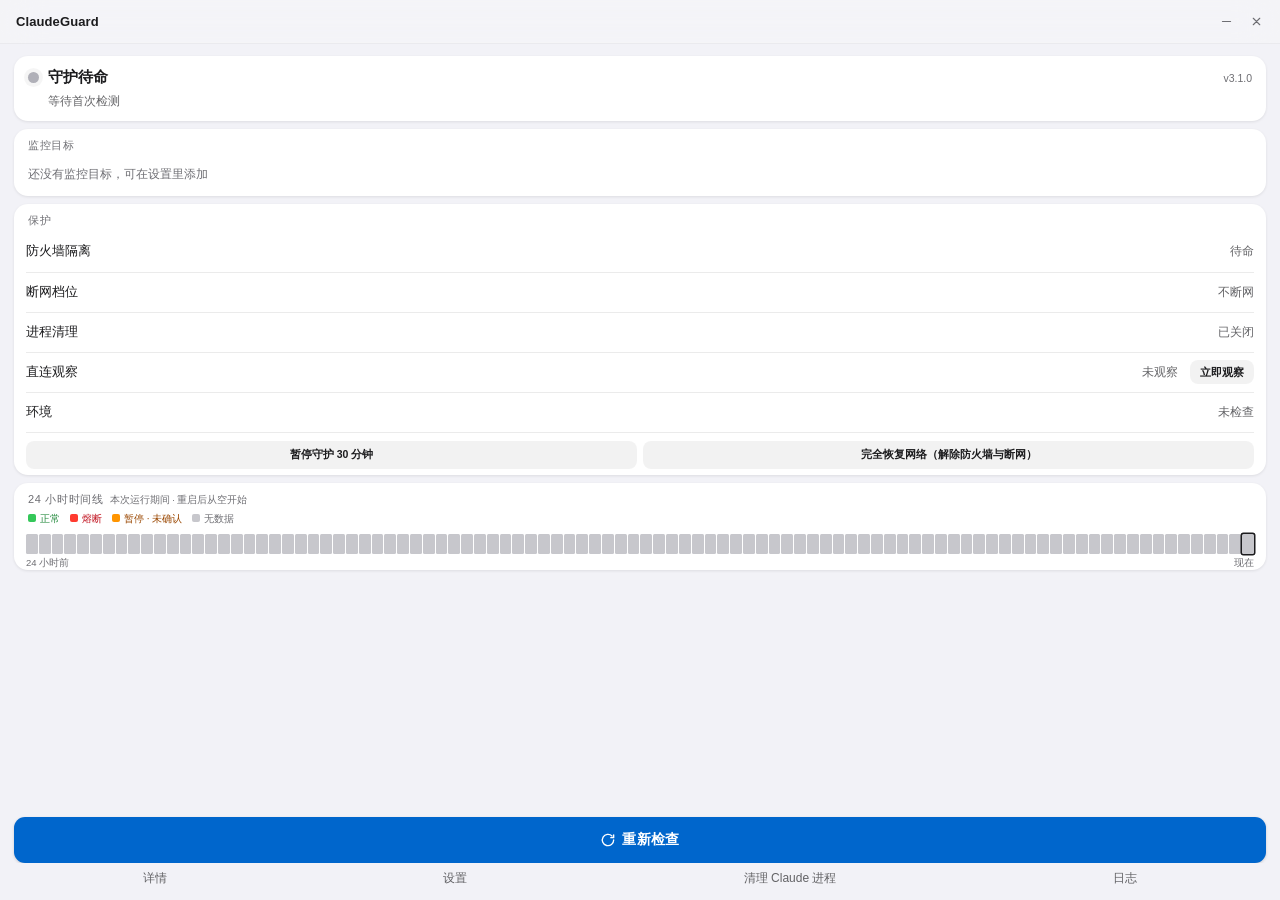
<file: ui/index.html>
<!doctype html>
<html lang="zh-CN">
<head>
<meta charset="utf-8">
<meta name="viewport" content="width=device-width, initial-scale=1">
<title>ClaudeGuard</title>
<link rel="stylesheet" href="app.css">
<link rel="stylesheet" href="macos.css">
</head>
<body data-overall="idle" data-ready="0">

<header class="titlebar" data-tauri-drag-region>
  <div class="brand" data-tauri-drag-region>
    <span class="brand-name" data-tauri-drag-region>ClaudeGuard</span>
  </div>
  <div class="winbtns">
    <button class="winbtn" id="btn-min" type="button" aria-label="最小化" title="最小化">
      <svg width="13" height="13" viewBox="0 0 16 16" aria-hidden="true"><path d="M3 8h10" fill="none" stroke="currentColor" stroke-width="1.4" stroke-linecap="round"/></svg>
    </button>
    <button class="winbtn winbtn-close" id="btn-close" type="button" aria-label="关闭" title="关闭">
      <svg width="13" height="13" viewBox="0 0 16 16" aria-hidden="true"><path d="M4 4l8 8M12 4l-8 8" fill="none" stroke="currentColor" stroke-width="1.4" stroke-linecap="round"/></svg>
    </button>
  </div>
</header>

<main class="scroll" id="scroll">
  <div class="content" id="content">

    <section class="card hero" id="hero" aria-label="守护状态">
      <div class="hero-head">
        <span class="dot" id="hero-dot" aria-hidden="true"></span>
        <h1 class="hero-title" id="hero-title">守护待命</h1>
        <span class="hero-ver" id="hero-ver"></span>
      </div>
      <div class="hero-sub" id="hero-sub">等待首次检测</div>
      <div class="tiles" id="hero-tiles" hidden></div>
    </section>

    <div class="banners" id="banners" aria-live="polite"></div>

    <section class="card grp" id="card-targets" aria-label="监控目标">
      <div class="grp-title">监控目标</div>
      <div class="grp-rows" id="targets"></div>
    </section>

    <section class="card grp" id="card-protect" aria-label="保护">
      <div class="grp-title">保护</div>
      <div class="grp-rows" id="protect"></div>
    </section>

    <section class="card grp" id="card-timeline" aria-label="24 小时时间线">
      <div class="grp-title">24 小时时间线<span class="tl-note">本次运行期间 · 重启后从空开始</span></div>
      <div class="tl-legend">
        <span class="tl-lg is-pass"><i class="tl-dot is-pass" aria-hidden="true"></i>正常</span>
        <span class="tl-lg is-trip"><i class="tl-dot is-trip" aria-hidden="true"></i>熔断</span>
        <span class="tl-lg is-warn"><i class="tl-dot is-warn" aria-hidden="true"></i>暂停 · 未确认</span>
        <span class="tl-lg is-none"><i class="tl-dot is-none" aria-hidden="true"></i>无数据</span>
      </div>
      <div class="tl-track" id="tl-track" tabindex="0" role="group"
        aria-label="24 小时守护时间线，每格 15 分钟；按左右方向键逐格查看"></div>
      <div class="tl-axis"><span>24 小时前</span><span>现在</span></div>
      <div class="sr-only" id="tl-live" aria-live="polite"></div>
    </section>

    <section class="card fold" id="card-details" data-card="details">
      <button class="fold-head" id="head-details" type="button" aria-expanded="false" aria-controls="body-details">
        <span class="fold-title">详情</span>
        <span class="fold-sub" id="details-sub"></span>
        <span class="chev" aria-hidden="true"></span>
      </button>
      <div class="fold-body" id="body-details" hidden></div>
    </section>

    <section class="card fold" id="card-settings" data-card="settings">
      <button class="fold-head" id="head-settings" type="button" aria-expanded="false" aria-controls="body-settings">
        <span class="fold-title">设置</span>
        <span class="fold-sub" id="settings-sub">检测 · 熔断 · 环境 · 目标 · 通知 · 更新</span>
        <span class="chev" aria-hidden="true"></span>
      </button>
      <div class="fold-body" id="body-settings" hidden></div>
    </section>

    <section class="card fold" id="card-logs" data-card="logs">
      <button class="fold-head" id="head-logs" type="button" aria-expanded="false" aria-controls="body-logs">
        <span class="fold-title">日志</span>
        <span class="fold-sub" id="logs-sub"></span>
        <span class="chev" aria-hidden="true"></span>
      </button>
      <div class="fold-body log" id="body-logs" hidden>
        <div class="log-lines" id="log-lines"></div>
      </div>
    </section>

  </div>
</main>

<div class="cta">
  <button class="btn-primary" id="btn-primary" type="button"></button>
  <button class="btn-ghost" id="btn-recheck" type="button"></button>
</div>

<footer class="footer">
  <div class="links">
    <button class="link" id="link-details" type="button">详情</button>
    <button class="link" id="link-settings" type="button">设置</button>
    <button class="link" id="link-sweep" type="button">清理 Claude 进程</button>
    <button class="link" id="link-logs" type="button">日志</button>
  </div>
</footer>

<div class="toast" id="toast" role="status" aria-live="polite" hidden></div>

<div class="wizard" id="wizard" role="dialog" aria-modal="true" aria-labelledby="wiz-title" hidden>
  <div class="wizard-card">
    <div class="wiz-dots" id="wiz-dots" aria-hidden="true"><span></span><span></span><span></span></div>

    <section class="wiz-page is-on" data-step="0">
      <div class="wiz-mark" aria-hidden="true"></div>
      <h2 class="wiz-title" id="wiz-title">欢迎使用 ClaudeGuard</h2>
      <p class="wiz-p">它在后台持续校验你的出口 IP。一旦不符合白名单就立即熔断：结束相关应用并切断网络，避免请求带着真实 IP 泄露。</p>
      <ul class="wiz-list">
        <li>全部本地运行，不上传任何数据。</li>
        <li>检测地址与白名单都可以在设置里随时修改。</li>
      </ul>
    </section>

    <section class="wiz-page" data-step="1">
      <h2 class="wiz-title">代理与白名单</h2>
      <p class="wiz-p">填写本机代理端口，以及允许的出口 IP。<strong>留空 = 不放行任何出口：守护启动约 30 秒后将熔断并隔离网络。</strong>建议至少填 1 个白名单 IP 或选择出口地区。</p>
      <label class="wiz-field"><span>代理端口</span><input class="in" id="wiz-port" type="number" min="1" max="65535" step="1" inputmode="numeric" placeholder="7890"></label>
      <label class="wiz-field"><span>白名单 IP</span><input class="in" id="wiz-ips" type="text" placeholder="198.51.100.98, 198.51.100.7"></label>
      <label class="wiz-field"><span>出口地区</span>
        <select class="in" id="wiz-region">
          <option value="">不限</option>
          <option value="US">美国</option>
          <option value="JP">日本</option>
          <option value="SG">新加坡</option>
          <option value="HK">香港</option>
          <option value="TW">台湾</option>
          <option value="KR">韩国</option>
          <option value="GB">英国</option>
          <option value="DE">德国</option>
          <option value="FR">法国</option>
          <option value="CA">加拿大</option>
          <option value="AU">澳大利亚</option>
        </select>
      </label>
      <p class="wiz-hint">白名单会写入「本机出口 / Claude 出口 / Codex 出口」三个内置目标；两项都留空会一直熔断（与设置里的校验一致）。</p>
    </section>

    <section class="wiz-page" data-step="2">
      <h2 class="wiz-title">安装方式</h2>
      <p class="wiz-p">安装版会注册开始菜单与开机自启；便携版直接在当前目录运行。</p>
      <div class="wiz-choices">
        <button class="wiz-choice" id="wiz-install" type="button">
          <strong>安装并继续</strong>
          <span>推荐。注册开始菜单，可随 Windows 启动。</span>
        </button>
        <button class="wiz-choice" id="wiz-portable" type="button">
          <strong>使用便携版</strong>
          <span>不写注册表，直接运行当前目录的 ClaudeGuard。</span>
        </button>
      </div>
      <p class="wiz-hint" id="wiz-install-note" hidden></p>
    </section>

    <div class="wiz-err" id="wiz-err" role="alert" hidden></div>

    <div class="wiz-nav">
      <button class="wiz-skip" id="wiz-skip" type="button">以后再说</button>
      <div class="wiz-nav-right">
        <button class="wiz-prev" id="wiz-prev" type="button" hidden>上一步</button>
        <button class="wiz-next" id="wiz-next" type="button">开始</button>
      </div>
    </div>
  </div>
</div>

<script src="ipc.js"></script>
<script src="icons.js"></script>
<script src="main.js"></script>
<script src="settings.js"></script>
<script src="updates.js"></script>
<script src="feishu.js"></script>
</body>
</html>
</file>
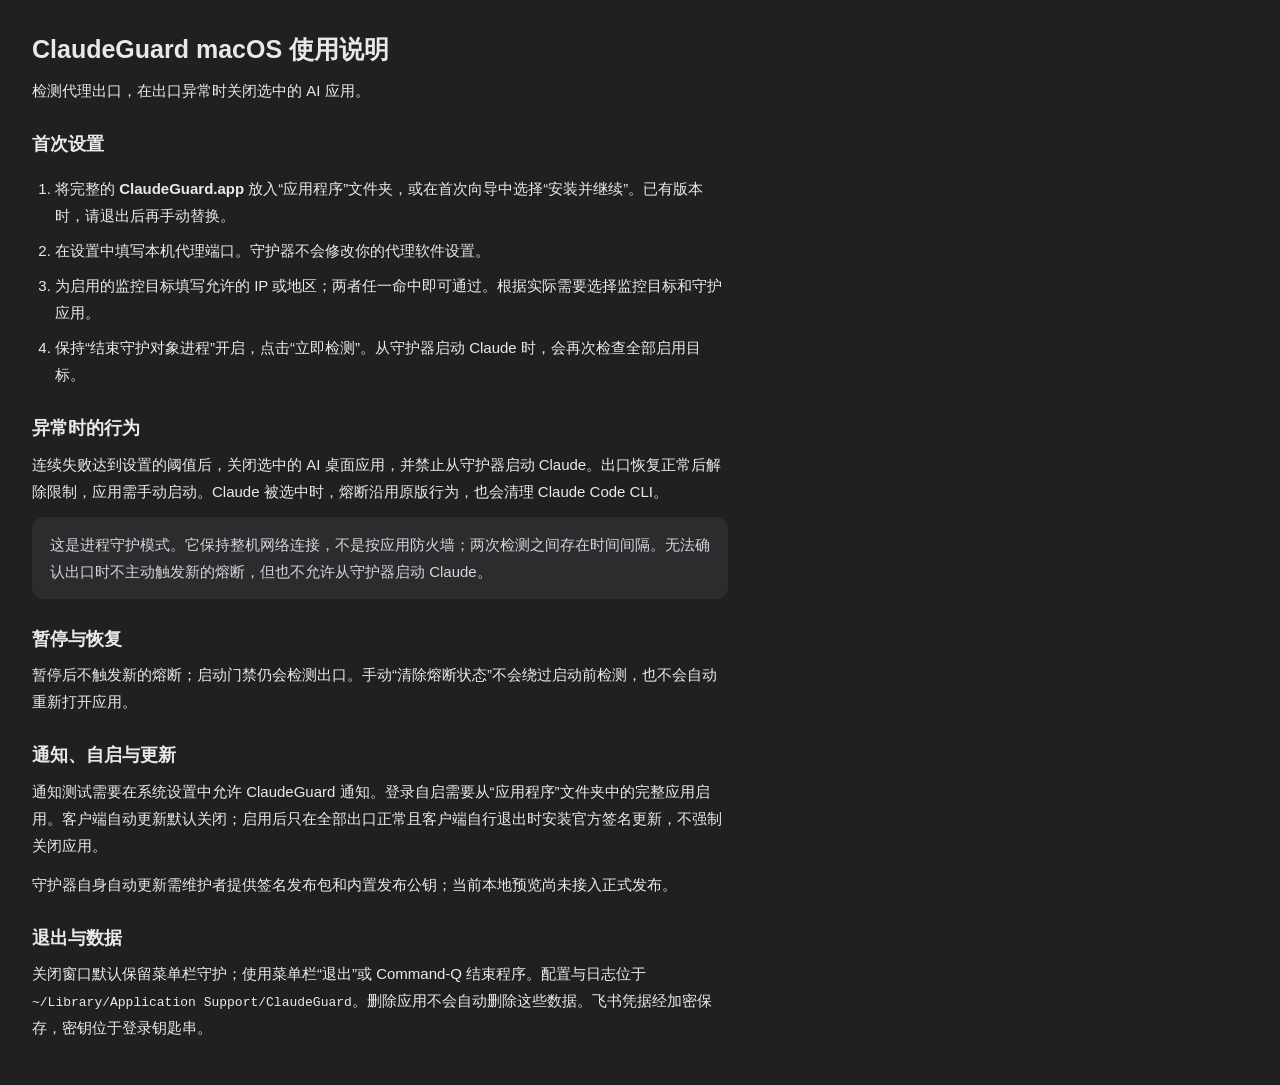
<file: ui/macos-guide.html>
<!doctype html>
<html lang="zh-CN"><head><meta charset="UTF-8"><meta name="viewport" content="width=device-width,initial-scale=1"><title>ClaudeGuard macOS 使用说明</title>
<style>:root{color-scheme:dark}*{box-sizing:border-box}body{margin:0;padding:32px;max-width:760px;font:15px/1.8 -apple-system,BlinkMacSystemFont,"PingFang SC",sans-serif;color:#e9e9eb;background:#202020}h1{font-size:25px;line-height:1.4;margin:0 0 10px}h2{font-size:18px;margin:24px 0 6px}p{margin:6px 0 12px}ol{padding-left:23px}li{margin:8px 0}.note{padding:14px 18px;background:#2c2c2e;border-radius:12px;color:#d5d5db}code{overflow-wrap:anywhere;font-size:13px}strong{font-weight:600}</style></head>
<body><h1>ClaudeGuard macOS 使用说明</h1><p>检测代理出口，在出口异常时关闭选中的 AI 应用。</p>
<h2>首次设置</h2><ol><li>将完整的 <strong>ClaudeGuard.app</strong> 放入“应用程序”文件夹，或在首次向导中选择“安装并继续”。已有版本时，请退出后再手动替换。</li><li>在设置中填写本机代理端口。守护器不会修改你的代理软件设置。</li><li>为启用的监控目标填写允许的 IP 或地区；两者任一命中即可通过。根据实际需要选择监控目标和守护应用。</li><li>保持“结束守护对象进程”开启，点击“立即检测”。从守护器启动 Claude 时，会再次检查全部启用目标。</li></ol>
<h2>异常时的行为</h2><p>连续失败达到设置的阈值后，关闭选中的 AI 桌面应用，并禁止从守护器启动 Claude。出口恢复正常后解除限制，应用需手动启动。Claude 被选中时，熔断沿用原版行为，也会清理 Claude Code CLI。</p>
<p class="note">这是进程守护模式。它保持整机网络连接，不是按应用防火墙；两次检测之间存在时间间隔。无法确认出口时不主动触发新的熔断，但也不允许从守护器启动 Claude。</p>
<h2>暂停与恢复</h2><p>暂停后不触发新的熔断；启动门禁仍会检测出口。手动“清除熔断状态”不会绕过启动前检测，也不会自动重新打开应用。</p>
<h2>通知、自启与更新</h2><p>通知测试需要在系统设置中允许 ClaudeGuard 通知。登录自启需要从“应用程序”文件夹中的完整应用启用。客户端自动更新默认关闭；启用后只在全部出口正常且客户端自行退出时安装官方签名更新，不强制关闭应用。</p>
<p>守护器自身自动更新需维护者提供签名发布包和内置发布公钥；当前本地预览尚未接入正式发布。</p>
<h2>退出与数据</h2><p>关闭窗口默认保留菜单栏守护；使用菜单栏“退出”或 Command-Q 结束程序。配置与日志位于 <code>~/Library/Application Support/ClaudeGuard</code>。删除应用不会自动删除这些数据。飞书凭据经加密保存，密钥位于登录钥匙串。</p>
</body></html>
</file>
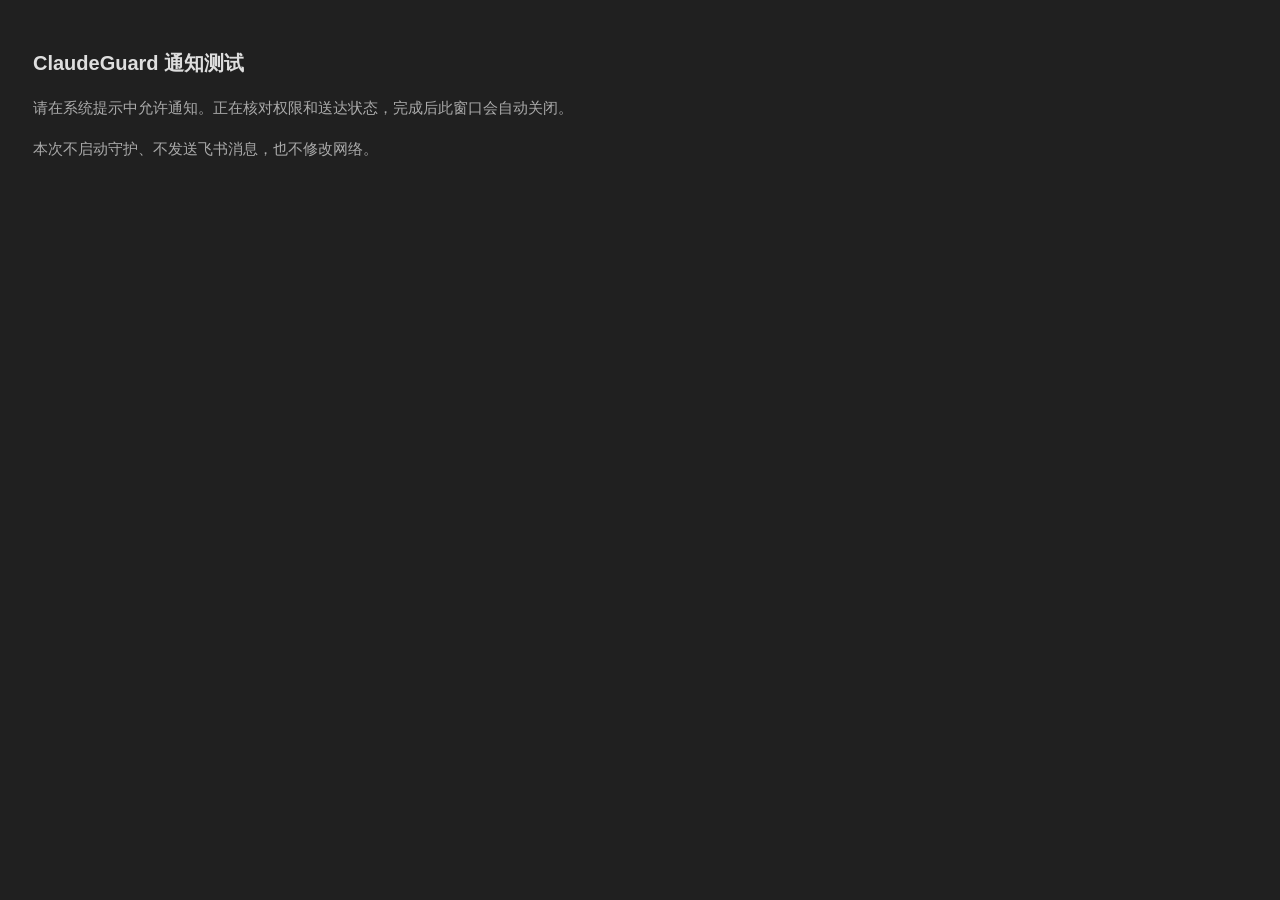
<file: ui/notification-test.html>
<!doctype html><html lang="zh-CN"><meta charset="utf-8"><meta name="viewport" content="width=device-width,initial-scale=1"><title>通知测试</title><style>body{font:15px/1.7 -apple-system,BlinkMacSystemFont,"PingFang SC",sans-serif;background:#202020;color:#dedede;padding:25px}h1{font-size:20px}p{color:#aaa}</style><h1>ClaudeGuard 通知测试</h1><p>请在系统提示中允许通知。正在核对权限和送达状态，完成后此窗口会自动关闭。</p><p>本次不启动守护、不发送飞书消息，也不修改网络。</p></html>
</file>
<file: ui/app.css>
/* ClaudeGuard v3 — 方向 A 极简仪表盘。视觉基准：初版方案 A（状态环 + 出口行 + 单主按钮）。 */

/* ClaudeGuard v3 — 方向 A · 主卡 + 分组卡（macOS 控制中心浅色）。视觉基准：design-demos/dir-2-light.html */

:root {
  --bg: #F2F2F7;
  --page-bg: #F2F2F7;
  --bg-fade: rgba(242, 242, 247, .94);
  --card: #FFFFFF;
  --card-solid: #FFFFFF;
  --card-sunken: #EFEFF4;
  --txt: #1C1C1E;
  --txt2: #636366;
  --muted: #636366;
  --muted2: #6E6E73;
  --blue: #0066CC;
  --blue-top: #0A84FF;
  --link: #0066CC;
  --green: #34C759;
  --green-top: #34C759;
  --green-deep: #248A3D;
  --red: #FF3B30;
  --red-deep: #C1121F;
  --orange: #FF9500;
  --orange-deep: #9A4700;
  --hairline: rgba(0, 0, 0, .08);
  --radius: 14px;
  --ease: cubic-bezier(.23, 1, .32, 1);
  --shadow-card: 0 1px 3px rgba(0, 0, 0, .09);
  --shadow-cta: 0 1px 3px rgba(0, 0, 0, .16);
  --font: -apple-system, "SF Pro Text", "Segoe UI Variable Display", "Segoe UI", "Microsoft YaHei UI", "Microsoft YaHei", sans-serif;
  --mono: "SF Mono", "Cascadia Mono", Consolas, "Courier New", monospace;
}

* { margin: 0; padding: 0; box-sizing: border-box; }

html, body { height: 100%; overflow: hidden; }

body {
  font-family: var(--font);
  font-size: 12px;
  color: var(--txt);
  -webkit-font-smoothing: antialiased;
  text-rendering: optimizeLegibility;
  display: flex;
  flex-direction: column;
  position: relative;
  background: var(--page-bg);
}
body[data-overall="checking"] { --page-bg: #F1F3F7; }
body[data-overall="fail"] { --page-bg: #F8F4EF; }
body[data-overall="tripped"] { --page-bg: #F8F1F2; }
body[data-overall="tripped"] .hero-title { color: #A3121A; }
body[data-overall="paused"] { --page-bg: #F2F2F4; }
/* P1-1：保护已停止时主卡标题转橙（deep 变体，15px 小字对比度达标）。 */
body[data-disarmed="1"] .hero-title { color: var(--orange-deep); }

button, input, select { font-family: inherit; }
button { cursor: pointer; }
svg { display: block; }

:focus-visible { outline: 2px solid rgba(0, 113, 227, .5); outline-offset: 2px; }

/* ---------- 标题栏 ---------- */

.titlebar {
  position: relative;
  z-index: 3;
  flex: none;
  height: 44px;
  display: flex;
  align-items: center;
  justify-content: space-between;
  padding: 0 10px 0 16px;
  background: rgba(245, 245, 247, .62);
  -webkit-backdrop-filter: blur(20px) saturate(180%);
  backdrop-filter: blur(20px) saturate(180%);
  border-bottom: 1px solid rgba(0, 0, 0, .04);
  user-select: none;
}

.brand { display: flex; align-items: center; gap: 7px; font-size: 13px; font-weight: 600; letter-spacing: .1px; }
.brand-name { color: var(--txt); }

.winbtns { display: flex; gap: 2px; }
.winbtn {
  width: 28px; height: 28px; border: 0; border-radius: 7px;
  display: flex; align-items: center; justify-content: center;
  color: #6E6E73; background: transparent;
  transition: transform .12s var(--ease);
}
.winbtn:active { transform: scale(.92); }
.winbtn-close { color: #6E6E73; }

/* ---------- 滚动主区 ---------- */

.scroll { flex: 1; min-height: 0; overflow-y: auto; overflow-x: hidden; overscroll-behavior: contain; scrollbar-width: none; }
.scroll::-webkit-scrollbar { width: 0; height: 0; }

.content { position: relative; padding: 12px 14px 8px; display: flex; flex-direction: column; }

/* ---------- Hero ---------- */

.card.hero { margin-top: 0; padding: 12px 14px 11px; }

.hero-head { display: flex; align-items: center; gap: 9px; }
.hero-title { font-size: 15px; font-weight: 600; letter-spacing: .01em; color: var(--txt); }
.hero-ver { margin-left: auto; font-size: 10.5px; color: var(--muted2); font-variant-numeric: tabular-nums; }
.hero-sub { font-size: 12px; color: var(--txt2); margin: 6px 0 0 20px; line-height: 1.4; }
/* P0：「未配置白名单 — 点此配置」专属入口；继承 .hero-title 排版，橙色深字保证小字对比度。 */
.hero-unconf {
  font: inherit;
  font-size: 15px;
  font-weight: 600;
  letter-spacing: .01em;
  color: var(--orange-deep);
  background: none;
  border: 0;
  padding: 0;
  margin: 0;
  cursor: pointer;
}
.hero-unconf:hover { text-decoration: underline; }

.dot { width: 11px; height: 11px; border-radius: 50%; background: var(--green); box-shadow: 0 0 0 4px rgba(52, 199, 89, .16); flex: none; }
.dot.fail { background: var(--red); box-shadow: 0 0 0 4px rgba(255, 59, 48, .16); }
.dot.unverified { background: var(--orange); box-shadow: 0 0 0 4px rgba(255, 149, 0, .16); }
.dot.idle { background: #B0B0B8; box-shadow: 0 0 0 4px rgba(0, 0, 0, .04); }
.dot.checking { background: var(--blue); box-shadow: 0 0 0 4px rgba(0, 102, 204, .14); }

.tiles { display: grid; grid-template-columns: 1fr 1fr; gap: 8px; margin-top: 11px; }
.tiles[hidden] { display: none; }
.tile { background: var(--card-sunken); border-radius: 10px; padding: 8px 9px; min-width: 0; }
.tile-t { font-size: 10.5px; color: var(--txt2); letter-spacing: .09em; font-weight: 500; white-space: nowrap; overflow: hidden; text-overflow: ellipsis; }
.tile-n { font-family: var(--mono); font-size: 12.5px; margin-top: 4px; letter-spacing: -.01em; color: var(--txt); white-space: nowrap; overflow: hidden; text-overflow: ellipsis; font-variant-numeric: tabular-nums; }
.tile-n.fail { color: var(--red-deep); }
.tile-n.idle { color: var(--muted2); }
.tile-m { font-size: 10.5px; color: #5A5A60; margin-top: 2px; white-space: nowrap; overflow: hidden; text-overflow: ellipsis; }
.tile-m.fail { color: var(--red-deep); }

/* ---------- 横幅 ---------- */

.banners:empty { display: none; }
.banners { margin-top: 12px; display: flex; flex-direction: column; gap: 8px; }

.banner {
  display: flex; align-items: center; gap: 10px;
  padding: 10px 13px; border-radius: 12px;
  font-size: 11.5px; line-height: 1.4; font-weight: 500;
  animation: banner-in .24s var(--ease) both;
}
.banner .btxt { flex: 1; min-width: 0; }
.banner .bact {
  margin-left: auto; flex: none;
  font: inherit; font-size: 11.5px; font-weight: 600;
  padding: 5px 10px; border-radius: 9px; border: 0;
  background: rgba(255, 255, 255, .85);
  transition: transform .15s var(--ease);
}
.banner .bact:active { transform: scale(.96); }
.banner.trip { background: rgba(228, 0, 43, .06); border: 1px solid rgba(228, 0, 43, .14); color: var(--red-deep); }
.banner.trip .bact { color: var(--red-deep); border: 1px solid rgba(228, 0, 43, .22); box-shadow: 0 .5px 1px rgba(228, 0, 43, .1); }
.banner.warn { background: rgba(237, 99, 0, .07); border: 1px solid rgba(237, 99, 0, .16); color: var(--orange-deep); }
.banner.warn .bact { color: var(--orange-deep); border: 1px solid rgba(237, 99, 0, .22); box-shadow: 0 .5px 1px rgba(237, 99, 0, .1); }
.banner.notice { background: rgba(3, 170, 73, .06); border: 1px solid rgba(3, 170, 73, .14); color: var(--green-deep); }
.banner.notice .bact { color: var(--green-deep); border: 1px solid rgba(3, 170, 73, .2); }
.banner.info { background: rgba(0, 0, 0, .035); border: 1px solid rgba(0, 0, 0, .045); color: var(--txt2); }
.banner.info .bact { color: var(--txt2); border: 1px solid rgba(0, 0, 0, .1); }

/* ---------- 分组卡（监控目标 / 保护） ---------- */

.grp { padding: 0 12px; }
.grp-title { font-size: 11px; color: var(--muted2); letter-spacing: .06em; font-weight: 500; padding: 9px 2px 4px; }

.row { display: flex; align-items: center; gap: 10px; height: 40px; min-width: 0; border-top: 1px solid var(--hairline); font-size: 12.5px; }
.row:first-child { border-top: 0; }
.row .nm { color: var(--txt); overflow: hidden; text-overflow: ellipsis; white-space: nowrap; }
.row .val { margin-left: auto; font-size: 12px; color: var(--txt2); white-space: nowrap; font-variant-numeric: tabular-nums; }
.row .val.ip { font-family: var(--mono); font-size: 11.5px; letter-spacing: -.01em; }
.row .val.fail { color: var(--red-deep); }
.row .val.idle { color: var(--muted2); }
.grp-empty { padding: 10px 2px 14px; font-size: 11.5px; color: var(--muted2); }

/* ---------- CTA ---------- */

.cta { flex: none; display: flex; gap: 8px; padding: 8px 14px 0; background: var(--page-bg); }

.btn-primary {
  flex: 1; min-width: 0;
  height: 46px;
  display: flex; align-items: center; justify-content: center; gap: 6px;
  border: 0; border-radius: 11px;
  background: var(--blue); color: #fff;
  font: inherit; font-size: 14px; font-weight: 600; letter-spacing: .02em;
  box-shadow: var(--shadow-cta);
  transition: transform .15s var(--ease), background-color .15s var(--ease);
}
.btn-primary:active { transform: scale(.98); }
.btn-primary svg { width: 16px; height: 16px; flex: none; }
.btn-primary.is-blocked { background: var(--red-deep); }
.btn-primary.is-busy { opacity: .72; box-shadow: none; pointer-events: none; }

.btn-ghost {
  flex: 0 0 118px;
  height: 46px;
  display: flex; align-items: center; justify-content: center; gap: 6px;
  border: 0; border-radius: 11px;
  background: #E8E8ED; color: var(--txt);
  font: inherit; font-size: 14px; font-weight: 600;
  transition: transform .15s var(--ease), background-color .15s var(--ease);
}
.btn-ghost:active { transform: scale(.98); }
.btn-ghost svg { width: 14px; height: 14px; flex: none; }
.btn-ghost[hidden] { display: none; }
.btn-ghost.is-danger { background: var(--red-deep); color: #fff; }
.btn-ghost.is-busy { opacity: .6; pointer-events: none; }
.btn-ghost[disabled] { opacity: .55; pointer-events: none; }

/* ---------- 折叠卡（详情/设置/日志） ---------- */

.card {
  margin-top: 8px;
  scroll-margin-top: 12px;
  background: var(--card-solid);
  border: 0;
  border-radius: var(--radius);
  box-shadow: var(--shadow-card);
  overflow: hidden;
}
/* 折叠卡只在展开时进入布局：收起时由底栏入口唤起，避免首屏露出半截卡片。 */
.card.fold:not(.is-open) { display: none; }

.fold-head {
  display: flex; align-items: center; gap: 8px; width: 100%;
  padding: 11px 14px; border: 0; background: none;
  font: inherit; font-size: 12px; font-weight: 600; color: var(--txt);
  text-align: left;
}
.fold-title { flex: none; letter-spacing: .1px; }
.fold-sub { flex: 1; min-width: 0; font-size: 10.5px; font-weight: 400; color: var(--muted); overflow: hidden; text-overflow: ellipsis; white-space: nowrap; }
.chev { flex: none; width: 14px; height: 14px; color: var(--muted2); display: flex; align-items: center; justify-content: center; transition: transform .22s var(--ease); }
.chev svg { width: 12px; height: 12px; }
.fold.is-open .chev { transform: rotate(180deg); }

.fold-body { padding: 10px 14px 12px; border-top: 1px solid var(--hairline); animation: fold-in .22s var(--ease) both; }
.fold-body[hidden] { display: none; }

/* ---------- 详情 ---------- */

.dgroup + .dgroup { border-top: 1px solid var(--hairline); margin-top: 6px; padding-top: 6px; }
.dhead { display: flex; align-items: center; gap: 6px; font-size: 10px; font-weight: 600; color: var(--muted2); padding: 2px 0 4px; }
.drow { display: flex; align-items: baseline; gap: 8px; padding: 6px 0; min-width: 0; }
.drow + .drow { border-top: 1px solid var(--hairline); }
.dname { flex: none; max-width: 96px; font-size: 11.5px; font-weight: 600; overflow: hidden; text-overflow: ellipsis; white-space: nowrap; }
.dmid { flex: 1; min-width: 0; font-size: 10.5px; color: var(--muted); overflow: hidden; text-overflow: ellipsis; white-space: nowrap; }
.dright { flex: none; text-align: right; font-size: 10px; color: var(--muted2); font-variant-numeric: tabular-nums; }
.dright b { font-weight: 500; color: var(--txt); }
.dkv { display: flex; flex-wrap: wrap; gap: 4px 10px; padding: 5px 0; font-size: 10.5px; color: var(--muted); }
.dkv .k { color: var(--muted2); }
.dempty { padding: 8px 0; font-size: 10.5px; color: var(--muted2); }

/* ---------- 设置 ---------- */

.sgroup { padding: 10px 0; border-top: 1px solid var(--hairline); }
.sgroup:first-child { border-top: 0; padding-top: 0; }
.sgroup-title { display: flex; align-items: center; gap: 6px; font-size: 10px; font-weight: 600; letter-spacing: .2px; color: var(--muted2); margin: 10px 0 4px; }
.sgroup.acc { padding: 0; border-top: 1px solid var(--hairline); }
.sgroup.acc:first-child { border-top: 0; }
.acc-head { display: flex; align-items: center; gap: 8px; width: 100%; padding: 12px 0; background: none; border: 0; cursor: pointer; font: inherit; text-align: left; }
.acc-head .ttl { flex: none; font-size: 13px; font-weight: 600; color: var(--text); }
.acc-head .sum { flex: 1; min-width: 0; font-size: 11px; color: var(--muted2); white-space: nowrap; overflow: hidden; text-overflow: ellipsis; text-align: right; }
.acc-head .chev { flex: none; width: 14px; height: 14px; color: var(--muted2); display: flex; align-items: center; justify-content: center; transition: transform .22s var(--ease); }
.acc-head .chev svg { width: 12px; height: 12px; }
.sgroup.acc.is-open .acc-head .chev { transform: rotate(180deg); }
.acc-body { display: grid; grid-template-rows: 0fr; transition: grid-template-rows .24s var(--ease); }
.sgroup.acc.is-open .acc-body { grid-template-rows: 1fr; }
.acc-body > .acc-inner { overflow: hidden; min-height: 0; }
.acc-pad { padding: 2px 0 12px; }
.sgroup-note { font-size: 10px; color: var(--muted2); line-height: 1.45; padding: 3px 0 2px; }

.srow { display: flex; align-items: center; gap: 10px; padding: 5px 0; min-width: 0; }
.srow.col { flex-direction: column; align-items: stretch; gap: 6px; }
.srow.wrap { flex-wrap: wrap; }
.slabel { flex: 1; min-width: 0; font-size: 11.5px; line-height: 1.35; }
.slabel .shint { display: block; margin-top: 1px; font-size: 10px; color: var(--muted2); line-height: 1.4; }
.sval { flex: none; display: flex; align-items: center; gap: 6px; min-width: 0; }
.sval .unit { font-size: 10px; color: var(--muted2); }
.sval .in { width: auto; }
.sval .in.num { width: 62px; text-align: right; }

.in {
  font: inherit; font-size: 11px; color: var(--txt);
  height: 26px; min-width: 0; width: 100%;
  padding: 0 7px;
  background: rgba(255, 255, 255, .92);
  border: 1px solid rgba(0, 0, 0, .09);
  border-radius: 7px;
  transition: border-color .15s var(--ease), box-shadow .15s var(--ease);
}
.in:focus { outline: none; border-color: rgba(0, 113, 227, .5); box-shadow: 0 0 0 3px rgba(0, 113, 227, .12); }
.in::placeholder { color: #B8B8BE; }
select.in { padding-right: 4px; }
textarea.in { height: auto; min-height: 44px; padding: 5px 7px; resize: vertical; line-height: 1.4; }

.seg { display: flex; gap: 2px; padding: 2px; border-radius: 9px; background: rgba(0, 0, 0, .045); }
.seg button {
  flex: 1; min-width: 0; border: 0; border-radius: 7px; background: transparent;
  font: inherit; font-size: 10.5px; font-weight: 500; color: var(--muted);
  padding: 4px 6px; white-space: nowrap; overflow: hidden; text-overflow: ellipsis;
}
.seg button[aria-pressed="true"] { background: #fff; color: var(--txt); font-weight: 600; box-shadow: 0 .5px 1.5px rgba(0, 0, 0, .12); }

.switch { position: relative; display: inline-block; width: 36px; height: 21px; flex: none; }
.switch input { position: absolute; inset: 0; width: 100%; height: 100%; margin: 0; opacity: 0; cursor: pointer; z-index: 1; }
.switch-track { position: absolute; inset: 0; border-radius: 11px; background: rgba(0, 0, 0, .13); }
.switch-knob { position: absolute; top: 2px; left: 2px; width: 17px; height: 17px; border-radius: 50%; background: #fff; box-shadow: 0 .5px 2px rgba(0, 0, 0, .25); transition: transform .2s var(--ease); }
.switch input:checked + .switch-track { background: var(--green); }
.switch input:checked + .switch-track .switch-knob { transform: translateX(15px); }
.switch input:focus-visible + .switch-track { outline: 2px solid rgba(0, 113, 227, .45); outline-offset: 2px; }
.switch input[disabled] + .switch-track { opacity: .45; }

.btn {
  font: inherit; font-size: 11px; font-weight: 600;
  height: 28px; padding: 0 11px; border: 0; border-radius: 8px;
  display: inline-flex; align-items: center; justify-content: center; gap: 5px;
  background: rgba(0, 0, 0, .05); color: var(--txt);
  white-space: nowrap; transition: transform .15s var(--ease);
}
.btn:active { transform: scale(.97); }
.btn svg { width: 12px; height: 12px; }
.btn.is-primary { background: linear-gradient(180deg, var(--blue-top), var(--blue)); color: #fff; box-shadow: 0 .5px 1px rgba(0, 0, 0, .05), 0 3px 10px rgba(0, 113, 227, .22); }
.btn.is-danger { color: var(--red); background: rgba(228, 0, 43, .07); }
.btn.is-ghost { background: transparent; border: 1px solid rgba(0, 0, 0, .1); color: var(--txt2); }
.btn[disabled] { opacity: .45; pointer-events: none; }

/* P1-2：保护卡行内按钮（立即观察）与动作条（暂停守护 / 完全恢复网络） */
.row .val.has-act { min-width: 0; overflow: hidden; text-overflow: ellipsis; }
.rowbtn { flex: none; margin-left: 2px; height: 24px; padding: 0 10px; font-size: 11px; }
.pacts { display: flex; gap: 6px; padding: 8px 0 6px; border-top: 1px solid var(--hairline); }
.pacts .btn { flex: 1; white-space: normal; font-size: 10.5px; line-height: 1.3; height: auto; min-height: 28px; padding: 5px 8px; }
.pacts .btn.is-danger { color: var(--red-deep); background: rgba(228, 0, 43, .1); }

.sactions { display: flex; flex-wrap: wrap; gap: 6px; padding-top: 6px; }
.formerr { font-size: 10.5px; line-height: 1.45; color: var(--red-deep); padding: 5px 0 1px; word-break: break-word; }
.formok { font-size: 10.5px; line-height: 1.45; color: var(--green-deep); padding: 5px 0 1px; }
.formhint { font-size: 10px; line-height: 1.45; color: var(--muted2); padding: 2px 0 0; }

/* 监控目标编辑器 */

.tlist { display: flex; flex-direction: column; gap: 8px; padding: 2px 0 4px; }
.titem { border: 1px solid rgba(0, 0, 0, .06); border-radius: 10px; padding: 8px 10px 9px; background: rgba(255, 255, 255, .55); }
.titem-top { display: flex; align-items: center; gap: 6px; min-width: 0; }
.titem-top .tname { flex: 1; min-width: 0; height: 26px; font-weight: 600; }
.titem-top select.in { width: 92px; flex: none; }
.titem-top .switch { margin-left: 2px; }
.tdel { flex: none; width: 26px; height: 26px; border: 0; border-radius: 7px; background: transparent; color: var(--muted2); display: flex; align-items: center; justify-content: center; }
.tdel svg { width: 13px; height: 13px; }
.tdel[disabled] { opacity: .3; pointer-events: none; }
.trow2 { display: flex; gap: 6px; margin-top: 6px; }
.trow2 .in { flex: 1; min-width: 0; }
.trow3 { display: grid; grid-template-columns: 1fr 1fr; gap: 6px; margin-top: 6px; }
.tfield { display: flex; flex-direction: column; gap: 2px; min-width: 0; }
.tfield > span { font-size: 9.5px; color: var(--muted2); padding-left: 1px; }
.tbadge { flex: none; font-size: 9.5px; font-weight: 600; color: var(--muted2); background: rgba(0, 0, 0, .05); border-radius: 5px; padding: 2px 5px; }
.tactions { display: flex; align-items: center; gap: 6px; padding-top: 8px; }
.tactions .spacer { flex: 1; }

/* ---------- 更新 / 飞书 小组件 ---------- */

.wline { display: flex; align-items: center; gap: 10px; padding: 4px 0; min-width: 0; }
.wline .wtext { flex: 1; min-width: 0; font-size: 11px; line-height: 1.4; color: var(--txt2); }
.wline .wtext b { font-weight: 600; color: var(--txt); }
.wline .wtext .wsub { display: block; font-size: 10px; color: var(--muted2); margin-top: 1px; line-height: 1.4; word-break: break-word; }
.wline .wact { flex: none; display: flex; align-items: center; gap: 5px; }

.progress { height: 4px; border-radius: 2px; background: rgba(0, 0, 0, .07); overflow: hidden; margin: 6px 0 2px; }
.progress > i { display: block; height: 100%; border-radius: 2px; background: linear-gradient(90deg, var(--blue-top), var(--blue)); transform-origin: 0 50%; transition: transform .2s var(--ease); }

.werror { font-size: 10px; line-height: 1.45; color: var(--red-deep); padding: 3px 0 1px; word-break: break-word; }
.wok { font-size: 10px; line-height: 1.45; color: var(--green-deep); padding: 3px 0 1px; }

.fsline { display: flex; gap: 6px; align-items: flex-start; padding: 2px 0; }
.fsline .fstext { flex: 1; min-width: 0; font-size: 10.5px; line-height: 1.45; color: var(--muted); }
.fsfield { display: flex; flex-direction: column; gap: 2px; padding: 4px 0; }
.fsfield > span { font-size: 9.5px; color: var(--muted2); padding-left: 1px; }

/* ---------- 日志 ---------- */

.log .log-lines {
  font-family: var(--mono);
  font-size: 11px;
  line-height: 1.55;
  color: #3A3A3C;
  white-space: pre-wrap;
  word-break: break-word;
  max-height: 220px;
  overflow-y: auto;
  overscroll-behavior: contain;
  padding: 2px 0;
}
.log .log-line { padding: 1px 0; }
.log .log-empty { color: var(--muted2); font-family: var(--font); font-size: 10.5px; padding: 6px 0; }

/* ---------- footer ---------- */

.footer {
  position: relative;
  z-index: 2;
  flex: none;
  padding: 2px 6px 8px;
  background: var(--bg);
  user-select: none;
}
.links { display: flex; align-items: center; justify-content: space-around; gap: 2px; }
.link {
  border: 0; background: none; font: inherit; font-size: 12px; font-weight: 400;
  color: var(--txt2); padding: 5px 4px; white-space: nowrap;
  transition: color .15s var(--ease);
}
@media (hover: hover) and (pointer: fine) { .link:hover { color: var(--txt); } }
.link:active { transform: scale(.97); }
.link.is-danger { color: var(--red-deep); }

/* ---------- toast ---------- */

.toast {
  position: fixed; left: 50%; bottom: 100px; z-index: 60;
  max-width: calc(100% - 40px);
  padding: 8px 12px; border-radius: 10px;
  background: rgba(29, 29, 31, .92); color: #fff;
  font-size: 11px; line-height: 1.45;
  box-shadow: 0 8px 24px rgba(0, 0, 0, .2);
  animation: toast-in .22s var(--ease) both;
  word-break: break-word;
}
.toast[hidden] { display: none; }
.toast.is-ok { background: rgba(3, 134, 58, .94); }

/* ---------- 首启向导 ---------- */

.wizard {
  position: fixed; top: 44px; right: 0; bottom: 0; left: 0; z-index: 50;
  display: flex; align-items: center; justify-content: center;
  padding: 16px;
  background: rgba(245, 245, 247, .72);
  -webkit-backdrop-filter: blur(24px) saturate(180%);
  backdrop-filter: blur(24px) saturate(180%);
}
.wizard[hidden] { display: none; }
/* 向导打开时把首页内容与滚动条隐去，避免蓝色 CTA 光晕透过磨砂背景；
   .cta/.footer 也要一并藏掉——visibility:hidden 的元素不进 Tab 序（P1-8c）。 */
body.wiz-open #content { visibility: hidden; }
body.wiz-open .cta, body.wiz-open .footer { visibility: hidden; }
body.wiz-open #scroll { overflow: hidden; }

.wizard-card {
  width: 100%; max-width: 356px; max-height: 100%;
  overflow-y: auto;
  padding: 20px 20px 16px;
  border-radius: 18px;
  background: rgba(255, 255, 255, .92);
  border: 1px solid rgba(0, 0, 0, .05);
  box-shadow: 0 12px 44px rgba(0, 0, 0, .14);
  animation: wiz-in .28s var(--ease) both;
}

.wiz-dots { display: flex; gap: 5px; margin-bottom: 14px; }
.wiz-dots span { width: 6px; height: 6px; border-radius: 3px; background: rgba(0, 0, 0, .14); transition: transform .2s var(--ease); }
.wiz-dots span.is-on { background: var(--green); transform: scale(1.1); }

.wiz-mark {
  width: 34px; height: 34px; border-radius: 10px; margin-bottom: 12px;
  background: linear-gradient(145deg, var(--green-top), var(--green));
  box-shadow: inset 0 0 0 .5px rgba(255, 255, 255, .5), 0 2px 8px rgba(3, 115, 50, .3);
}
.wiz-page { display: none; }
.wiz-page.is-on { display: block; animation: fade-in .22s var(--ease) both; }
.wiz-title { font-size: 17px; font-weight: 600; letter-spacing: -.2px; line-height: 1.3; }
.wiz-p { font-size: 11.5px; line-height: 1.6; color: var(--txt2); margin-top: 7px; }
.wiz-list { margin: 9px 0 0 14px; }
.wiz-list li { font-size: 10.5px; line-height: 1.6; color: var(--muted); }
.wiz-field { display: flex; flex-direction: column; gap: 3px; margin-top: 9px; }
.wiz-field > span { font-size: 10px; color: var(--muted2); padding-left: 1px; }
.wiz-field .in { height: 30px; font-size: 12px; }
.wiz-hint { font-size: 10px; line-height: 1.5; color: var(--muted2); margin-top: 8px; }
.wiz-hint[hidden] { display: none; }
.wiz-choices { display: flex; flex-direction: column; gap: 8px; margin-top: 11px; }
.wiz-choice {
  display: flex; flex-direction: column; gap: 2px; text-align: left;
  padding: 10px 12px; border-radius: 11px;
  border: 1px solid rgba(0, 0, 0, .08); background: rgba(255, 255, 255, .8);
  transition: transform .15s var(--ease);
}
.wiz-choice:active { transform: scale(.98); }
.wiz-choice strong { font-size: 12px; font-weight: 600; color: var(--txt); }
.wiz-choice span { font-size: 10px; line-height: 1.45; color: var(--muted); }
.wiz-err { margin-top: 10px; font-size: 10.5px; line-height: 1.45; color: var(--red-deep); word-break: break-word; }
.wiz-err[hidden] { display: none; }
.wiz-nav { display: flex; align-items: center; justify-content: space-between; gap: 8px; margin-top: 14px; }
.wiz-nav-right { display: flex; align-items: center; gap: 6px; }
.wiz-skip { border: 0; background: none; font: inherit; font-size: 11px; color: var(--muted2); padding: 6px 2px; }
.wiz-prev { border: 0; background: none; font: inherit; font-size: 11.5px; color: var(--txt2); padding: 6px 10px; border-radius: 8px; }
.wiz-prev[hidden], .wiz-next[hidden] { display: none; }
.wiz-next {
  border: 0; height: 32px; padding: 0 16px; border-radius: 9px;
  font: inherit; font-size: 12px; font-weight: 600; color: #fff;
  background: linear-gradient(180deg, var(--blue-top), var(--blue));
  box-shadow: 0 .5px 1px rgba(0, 0, 0, .05), 0 3px 12px rgba(0, 113, 227, .24);
  transition: transform .15s var(--ease);
}
.wiz-next:active { transform: scale(.97); }

/* ---------- 状态类（JS 切换） ---------- */

.is-hidden { display: none !important; }
.spin { animation: spin .9s linear infinite; }

/* ---------- 入场与关键帧 ---------- */

body[data-ready="1"] .hero { animation: enter .36s var(--ease) both; }
body[data-ready="1"] .banners { animation: enter .36s .04s var(--ease) both; }
body[data-ready="1"] .egress { animation: enter .36s .06s var(--ease) both; }
body[data-ready="1"] .cta { animation: enter .36s .09s var(--ease) both; }
body[data-ready="1"] .card { animation: enter .36s .12s var(--ease) both; }

@keyframes enter { from { opacity: 0; transform: translateY(6px); } to { opacity: 1; transform: none; } }
@keyframes fold-in { from { opacity: 0; transform: translateY(-4px); } to { opacity: 1; transform: none; } }
@keyframes banner-in { from { opacity: 0; transform: translateY(-4px); } to { opacity: 1; transform: none; } }
@keyframes wiz-in { from { opacity: 0; transform: scale(.95); } to { opacity: 1; transform: none; } }
@keyframes fade-in { from { opacity: 0; } to { opacity: 1; } }
@keyframes toast-in { from { opacity: 0; transform: translate(-50%, 6px); } to { opacity: 1; transform: translate(-50%, 0); } }
@keyframes spin { to { transform: rotate(360deg); } }

/* ---------- 交互悬停（仅精确指针） ---------- */

@media (hover: hover) and (pointer: fine) {
  .winbtn:hover { background: rgba(0, 0, 0, .06); color: var(--txt); }
  .winbtn-close:hover { background: rgba(228, 0, 43, .1); color: var(--red); }
  .link:hover { color: var(--blue); }
  .btn:hover { background: rgba(0, 0, 0, .075); }
  .btn.is-primary:hover { filter: brightness(1.04); }
  .btn.is-ghost:hover { background: rgba(0, 0, 0, .04); }
  .fold-head:hover .chev { color: #6E6E73; }
  .titem:hover { border-color: rgba(0, 0, 0, .1); }
  .wiz-choice:hover { border-color: rgba(0, 113, 227, .35); background: #fff; }
}

/* ---------- 可访问性降级 ---------- */

@media (prefers-reduced-motion: reduce) {
  *, *::before, *::after {
    animation-duration: .01ms !important;
    animation-iteration-count: 1 !important;
    transition-duration: .01ms !important;
    scroll-behavior: auto !important;
  }
  body[data-ready="1"] .hero,
  body[data-ready="1"] .banners,
  body[data-ready="1"] .cta,
  body[data-ready="1"] .card,
  .fold-body, .banner, .wizard-card, .wiz-page.is-on, .toast { animation: fade-in .18s linear both !important; }
}

@media (prefers-reduced-transparency: reduce) {
  body { background: var(--bg); }
  .titlebar, .egress, .card { -webkit-backdrop-filter: none; backdrop-filter: none; background: var(--card-solid); border-color: rgba(0, 0, 0, .08); }
  .wizard { background: rgba(245, 245, 247, .98); -webkit-backdrop-filter: none; backdrop-filter: none; }
  .wizard-card { background: var(--card-solid); }
  .footer { background: var(--bg); }
}

/* ---------- 更新 / 飞书 小组件的状态行 ---------- */

.upd-status {
  font-size: 10.5px;
  line-height: 1.5;
  color: var(--txt2);
  padding: 1px 0 2px;
  word-break: break-word;
}
.upd-status.is-ok { color: var(--green-deep); }
.upd-status.is-warn { color: var(--orange-deep); }
.upd-status.is-bad { color: var(--red-deep); }
.srow[hidden], .formhint[hidden], .progress[hidden] { display: none; }
.in[disabled] { opacity: .55; }
.in[type="password"] { letter-spacing: .5px; }

/* ---------- 设置内搜索（功能 A）：搜索框与行级 hidden 过滤 ---------- */

.st-search { padding: 0 0 8px; }
.st-search .in { height: 28px; font-size: 11.5px; }
.st-search .st-search-empty { padding-top: 6px; }
/* 作者样式给这些块设了 display，UA 的 [hidden]{display:none} 会被盖掉——显式补一条。 */
.titem[hidden], .wline[hidden], .sgroup-title[hidden], .sgroup-note[hidden],
.tactions[hidden], .sgroup.acc[hidden] { display: none; }

/* ---------- 24 小时时间线（功能 B）：色块用亮色 token，小字前景一律深色 ≥4.5:1 ---------- */

.tl-note { margin-left: 6px; font-size: 9.5px; font-weight: 400; letter-spacing: 0; color: var(--muted2); }
.tl-legend { display: flex; flex-wrap: wrap; align-items: center; gap: 4px 10px; padding: 1px 2px 7px; }
.tl-lg { display: inline-flex; align-items: center; gap: 4px; font-size: 10px; line-height: 1.3; }
.tl-lg.is-pass { color: var(--green-deep); }
.tl-lg.is-trip { color: var(--red-deep); }
.tl-lg.is-warn { color: var(--orange-deep); }
.tl-lg.is-none { color: var(--muted2); }
.tl-dot { width: 8px; height: 8px; border-radius: 2px; flex: none; }
.tl-dot.is-pass { background: var(--green); }
.tl-dot.is-trip { background: var(--red); }
.tl-dot.is-warn { background: var(--orange); }
.tl-dot.is-none { background: #C7C7CC; }
.tl-track {
  display: grid;
  grid-template-columns: repeat(96, minmax(0, 1fr));
  gap: 1px;
  padding: 2px 0 0;
}
.tl-track:focus-visible { outline: 2px solid rgba(0, 113, 227, .5); outline-offset: 2px; border-radius: 4px; }
.tl-cell { display: block; height: 20px; min-width: 0; border-radius: 1.5px; background: #C7C7CC; }
.tl-cell.is-pass { background: var(--green); }
.tl-cell.is-trip { background: var(--red); }
.tl-cell.is-warn { background: var(--orange); }
.tl-cell.is-none { background: #C7C7CC; }
.tl-cell.is-sel { box-shadow: 0 0 0 1.5px #1C1C1E; }
.tl-axis {
  display: flex;
  justify-content: space-between;
  padding-top: 3px;
  font-size: 9.5px;
  color: var(--muted2);
}
.sr-only {
  position: absolute;
  width: 1px;
  height: 1px;
  padding: 0;
  margin: -1px;
  overflow: hidden;
  clip: rect(0 0 0 0);
  white-space: nowrap;
  border: 0;
}
</file>
<file: ui/macos.css>
/* macOS-only presentation, based on the user's existing ClaudeGuard Mac dashboard.
   Keep upstream markup, IPC commands and decision semantics. */
body[data-platform="macos"] {
  color-scheme: dark;
  --bg: #202020; --bg-fade: #202020; --card: #262626; --card-solid: #262626;
  --txt: #dedede; --txt2: #b6b6b6; --muted: #999; --muted2: #929292;
  --hairline: #3a3a3a; --green: #31c45f; --green-deep: #31c45f;
  --orange: #ff9b33; --orange-deep: #ffb066; --red: #ff6666; --red-deep: #ff9999;
  --blue: #0a84ff; --blue-top: #0a84ff; --link: #9ac5ff;
  --shadow-card: none; --shadow-cta: none;
  background: #202020;
  font-family: -apple-system, BlinkMacSystemFont, "SF Pro Text", "PingFang SC", sans-serif;
  font-size: 14px;
}
body[data-platform="macos"] .titlebar { display: none; }
body[data-platform="macos"] .content { max-width: 1200px; margin: auto; padding: 32px 32px 28px; }
body[data-platform="macos"] .hero { display: grid; grid-template-columns: 38px 1fr; column-gap: 14px; align-items: center; text-align: left; padding: 0; }
body[data-platform="macos"] .ring { grid-row: 1 / 3; width: 38px; height: 38px; filter: none; }
body[data-platform="macos"] .core svg { width: 16px; height: 16px; }
body[data-platform="macos"] .ring-track { stroke: #3a3a3a; }
body[data-platform="macos"] .hero-title { margin: 0; font-size: 23px; letter-spacing: -.3px; }
body[data-platform="macos"] .hero-sub { margin-top: 5px; max-width: none; font-size: 13px; }
body[data-platform="macos"] .banners { margin: 24px 0 20px; }
body[data-platform="macos"] .banner { border-radius: 10px; box-shadow: none; font-size: 12px; line-height: 1.65; }
body[data-platform="macos"] .banner.warn { background: #302820; border-color: #6c4a2b; }
body[data-platform="macos"] .banner.trip { background: #342326; border-color: #713d43; }
body[data-platform="macos"] .banner.info { background: #2b2b2b; border: 1px solid #484848; }
body[data-platform="macos"] .banner .bact { background: #373737; color: #dedede; }
body[data-platform="macos"] .egress { display: grid; grid-template-columns: repeat(2, minmax(0, 1fr)); gap: 14px; background: transparent; border: 0; overflow: visible; backdrop-filter: none; -webkit-backdrop-filter: none; }
body[data-platform="macos"] .row { min-height: 110px; height: auto; padding: 20px; border: 1px solid #3a3a3a; border-radius: 13px; flex-wrap: wrap; align-content: center; gap: 10px; }
body[data-platform="macos"] .row .body { flex-basis: calc(100% - 24px); }
body[data-platform="macos"] .row .right { margin-left: 17px; max-width: calc(100% - 17px); text-align: left; }
body[data-platform="macos"] .name { font-size: 14px; }
body[data-platform="macos"] .geo { font-size: 12px; margin-top: 5px; }
body[data-platform="macos"] .ip { font-size: 20px; }
body[data-platform="macos"] .lat { font-size: 12px; color: #aaa; }
body[data-platform="macos"] .card { margin-top: 24px; border-radius: 12px; background: #202020; backdrop-filter: none; -webkit-backdrop-filter: none; }
body[data-platform="macos"] .fold-head { padding: 17px 18px; font-size: 15px; }
body[data-platform="macos"] .fold-sub { font-size: 12px; }
body[data-platform="macos"] .fold-body { padding: 14px 18px; }
body[data-platform="macos"] .slabel, body[data-platform="macos"] .acc-head { font-size: 14px; }
body[data-platform="macos"] .shint, body[data-platform="macos"] .formhint { font-size: 12px; line-height: 1.6; }
body[data-platform="macos"] .srow { padding-top: 12px; padding-bottom: 12px; }
body[data-platform="macos"] .in, body[data-platform="macos"] .titem { background: #292929; border-color: #484848; color: #dedede; font-size: 13px; }
body[data-platform="macos"] .btn { background: #363636; border: 1px solid #484848; color: #dedede; height: 34px; font-size: 12px; }
body[data-platform="macos"] .btn.is-primary { background: #0a84ff; border-color: #0a84ff; color: white; }
body[data-platform="macos"] .seg { background: #292929; }
body[data-platform="macos"] .seg button { color: #aaa; }
body[data-platform="macos"] .seg button:disabled { opacity: .45; cursor: default; }
body[data-platform="macos"] .footer { background: #202020; border-top: 1px solid #3c3c3c; min-height: 68px; padding: 12px 24px; gap: 16px; }
body[data-platform="macos"] .footer .cta { margin: 0 0 0 auto; display: flex; flex-direction: row-reverse; align-items: center; gap: 16px; }
body[data-platform="macos"] .footer .btn-primary { width: auto; min-width: 150px; height: 40px; padding: 0 18px; border-radius: 8px; font-size: 13px; background: #0a84ff; }
body[data-platform="macos"] .footer .btn-primary:disabled { background: #363636; color: #929292; }
body[data-platform="macos"] .footer .cta-links { margin: 0; gap: 14px; }
body[data-platform="macos"] .footer .link-action, body[data-platform="macos"] .footer .link { font-size: 12px; }
body[data-platform="macos"] .footer .foot-right { font-size: 11px; }
body[data-platform="macos"] .wizard { background: rgba(0,0,0,.65); }
body[data-platform="macos"] .wiz-card { background: #262626; color: #dedede; }
body[data-platform="macos"] .wiz-choice { background: #292929; color: #dedede; border-color: #484848; }
@media(max-width:700px) {
  body[data-platform="macos"] .content { padding: 24px 20px; }
  body[data-platform="macos"] .egress { grid-template-columns: 1fr; }
  body[data-platform="macos"] .footer { padding: 12px; flex-wrap: wrap; gap: 10px; }
  body[data-platform="macos"] .footer .cta { gap: 10px; }
  body[data-platform="macos"] .footer .cta-links { gap: 8px; }
  body[data-platform="macos"] .footer .btn-primary { min-width: 120px; }
  body[data-platform="macos"] .footer .foot-right { display: none; }
}
/* Typography follows the existing Mac project: 15px body, 23px primary heading,
   13px controls, SF/PingFang for text and SF Mono for addresses/logs. */
body[data-platform="macos"] { font-size: 15px; }
body[data-platform="macos"] .dname { font-size: 14px; }
body[data-platform="macos"] .dmid, body[data-platform="macos"] .dlat,
body[data-platform="macos"] .dkv, body[data-platform="macos"] .sgroup-note,
body[data-platform="macos"] .sum { font-size: 12px; line-height: 1.6; }
body[data-platform="macos"] .btn, body[data-platform="macos"] .link-action,
body[data-platform="macos"] .footer .link { font-size: 13px; }
body[data-platform="macos"] .log { font: 12px/1.7 ui-monospace, SFMono-Regular, monospace; }
</file>
